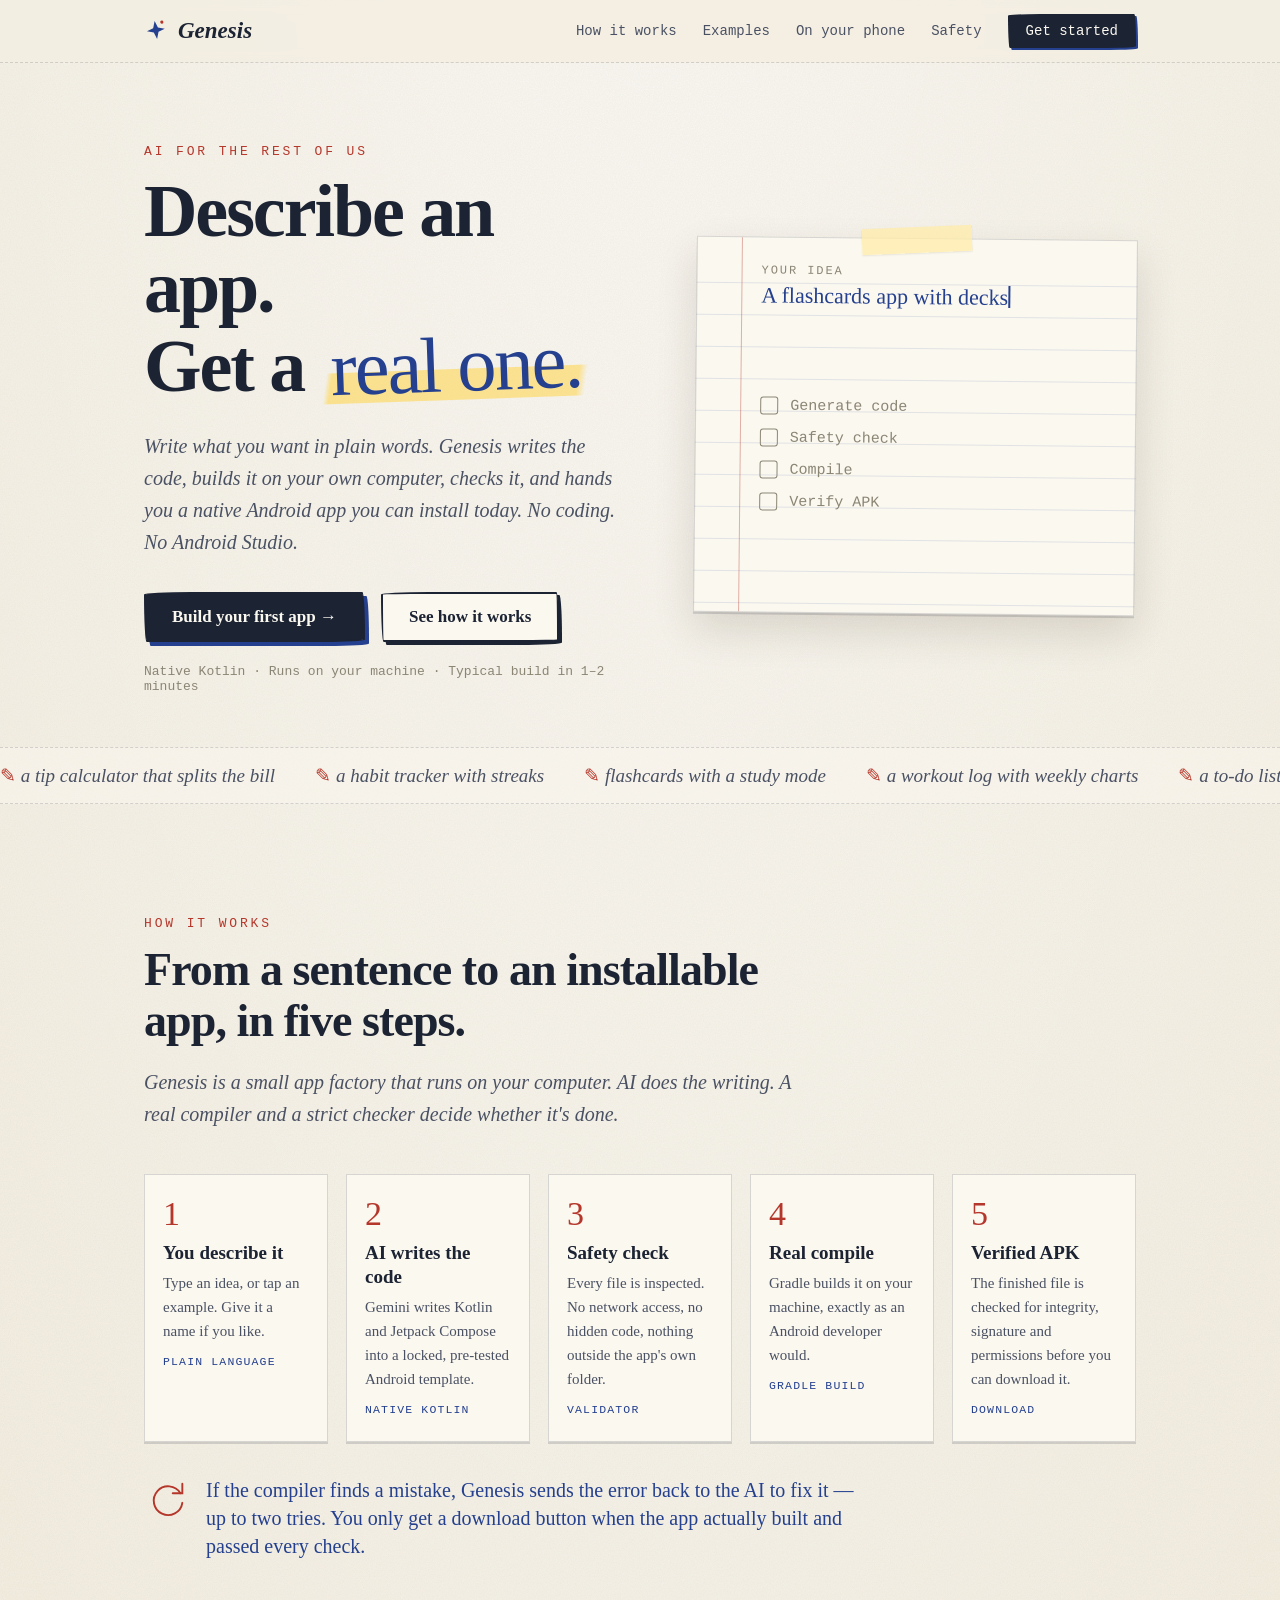
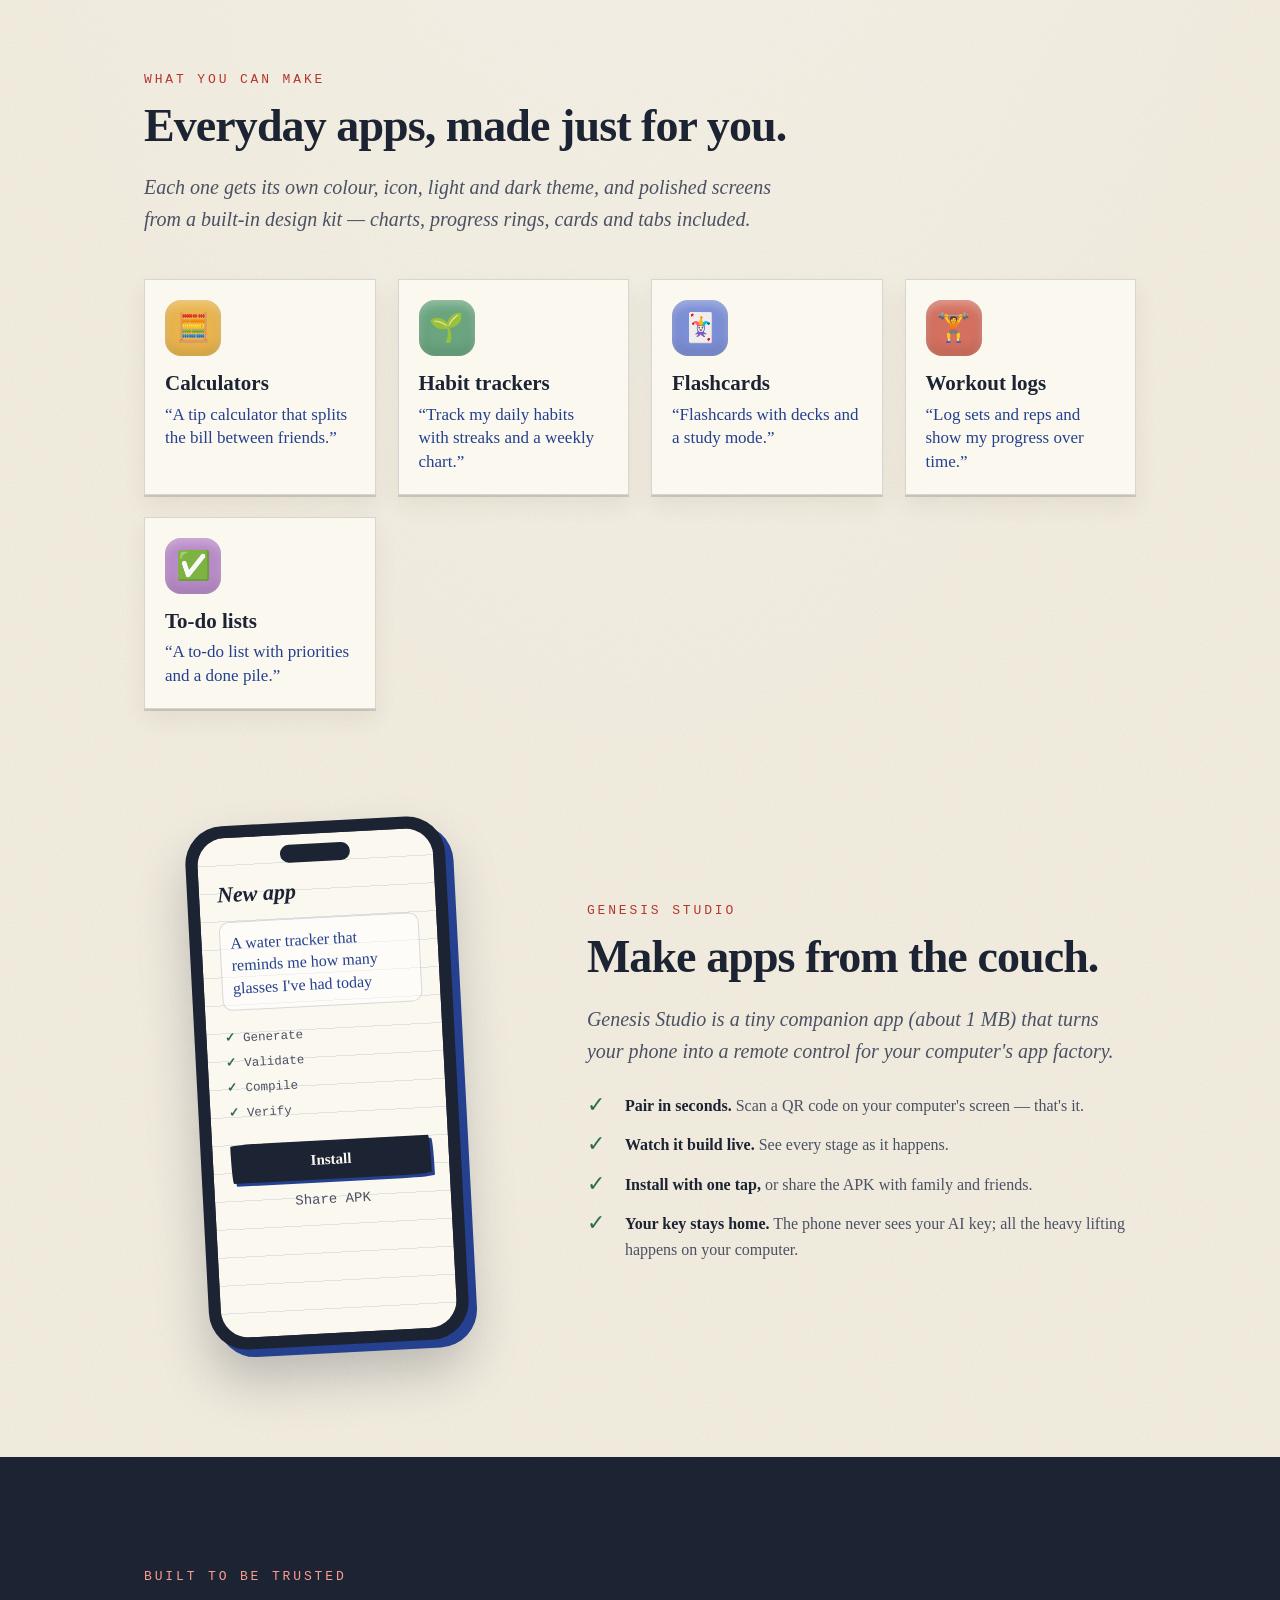
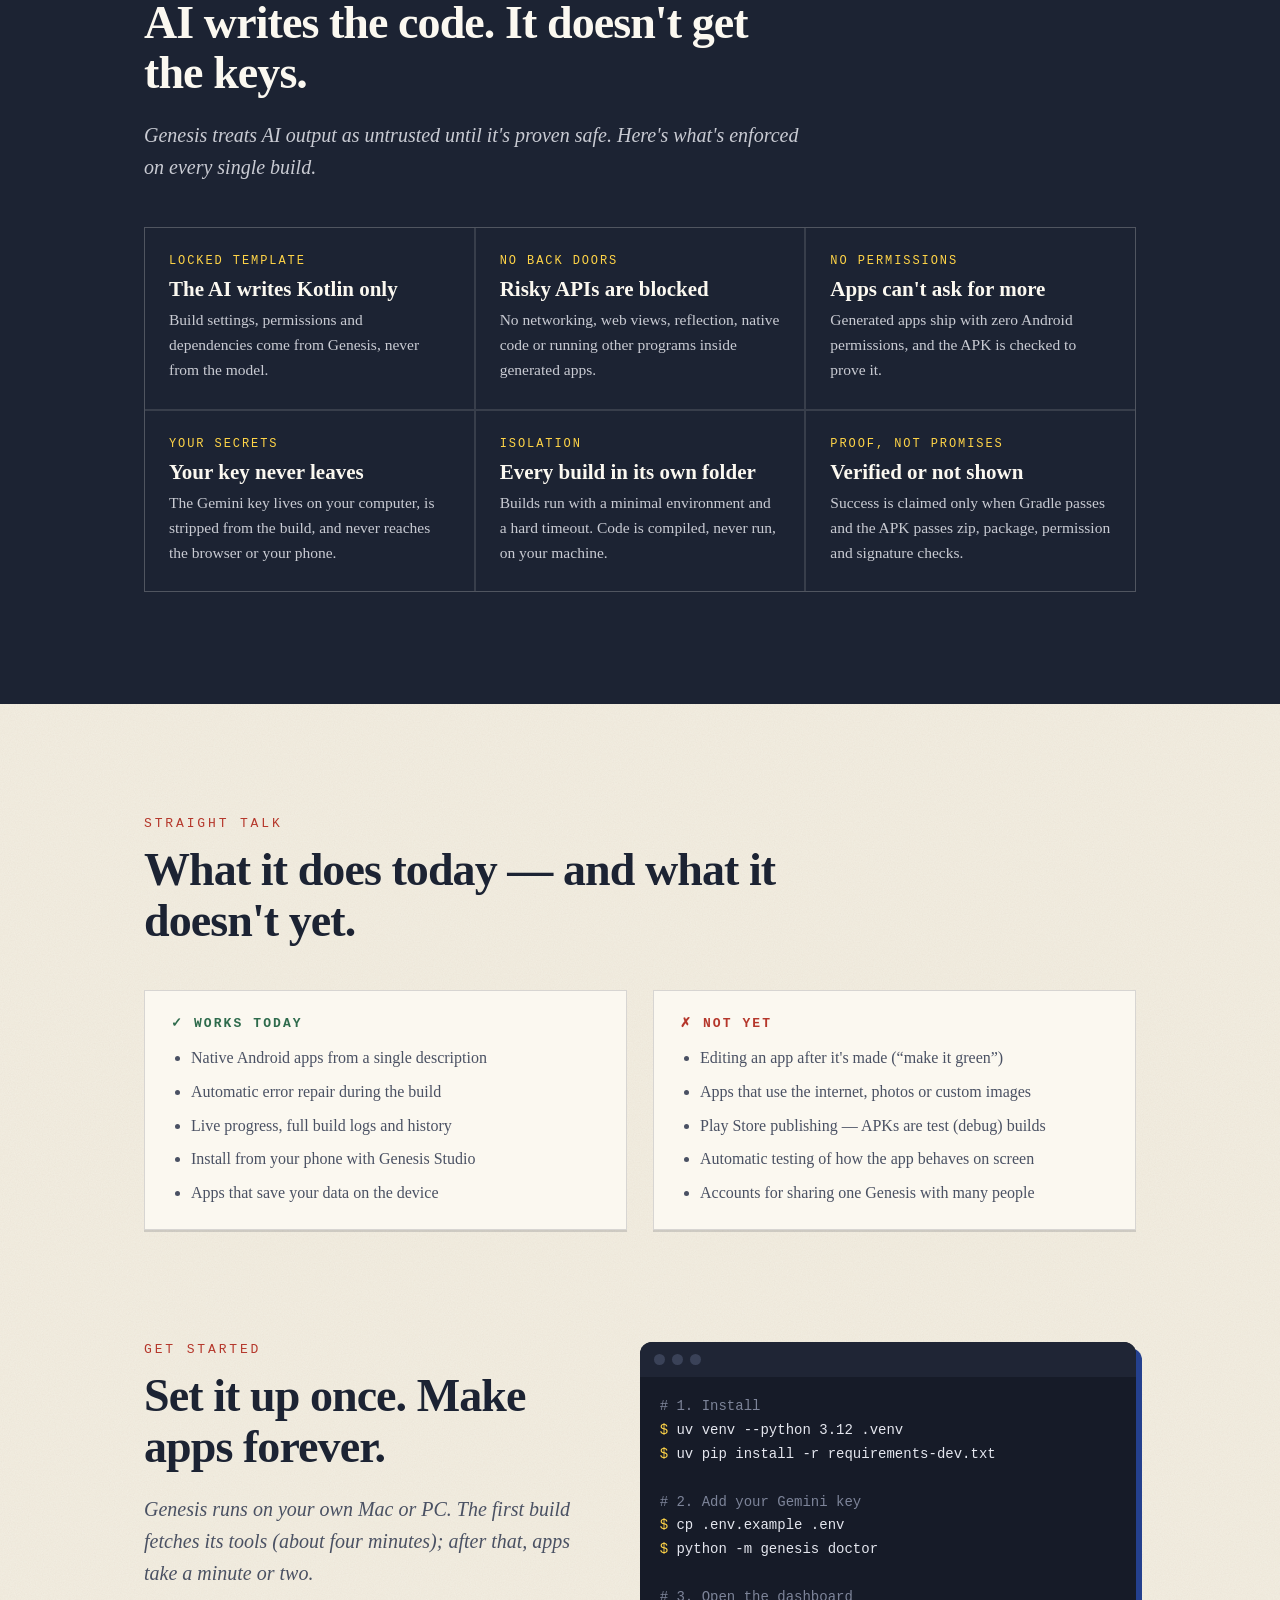
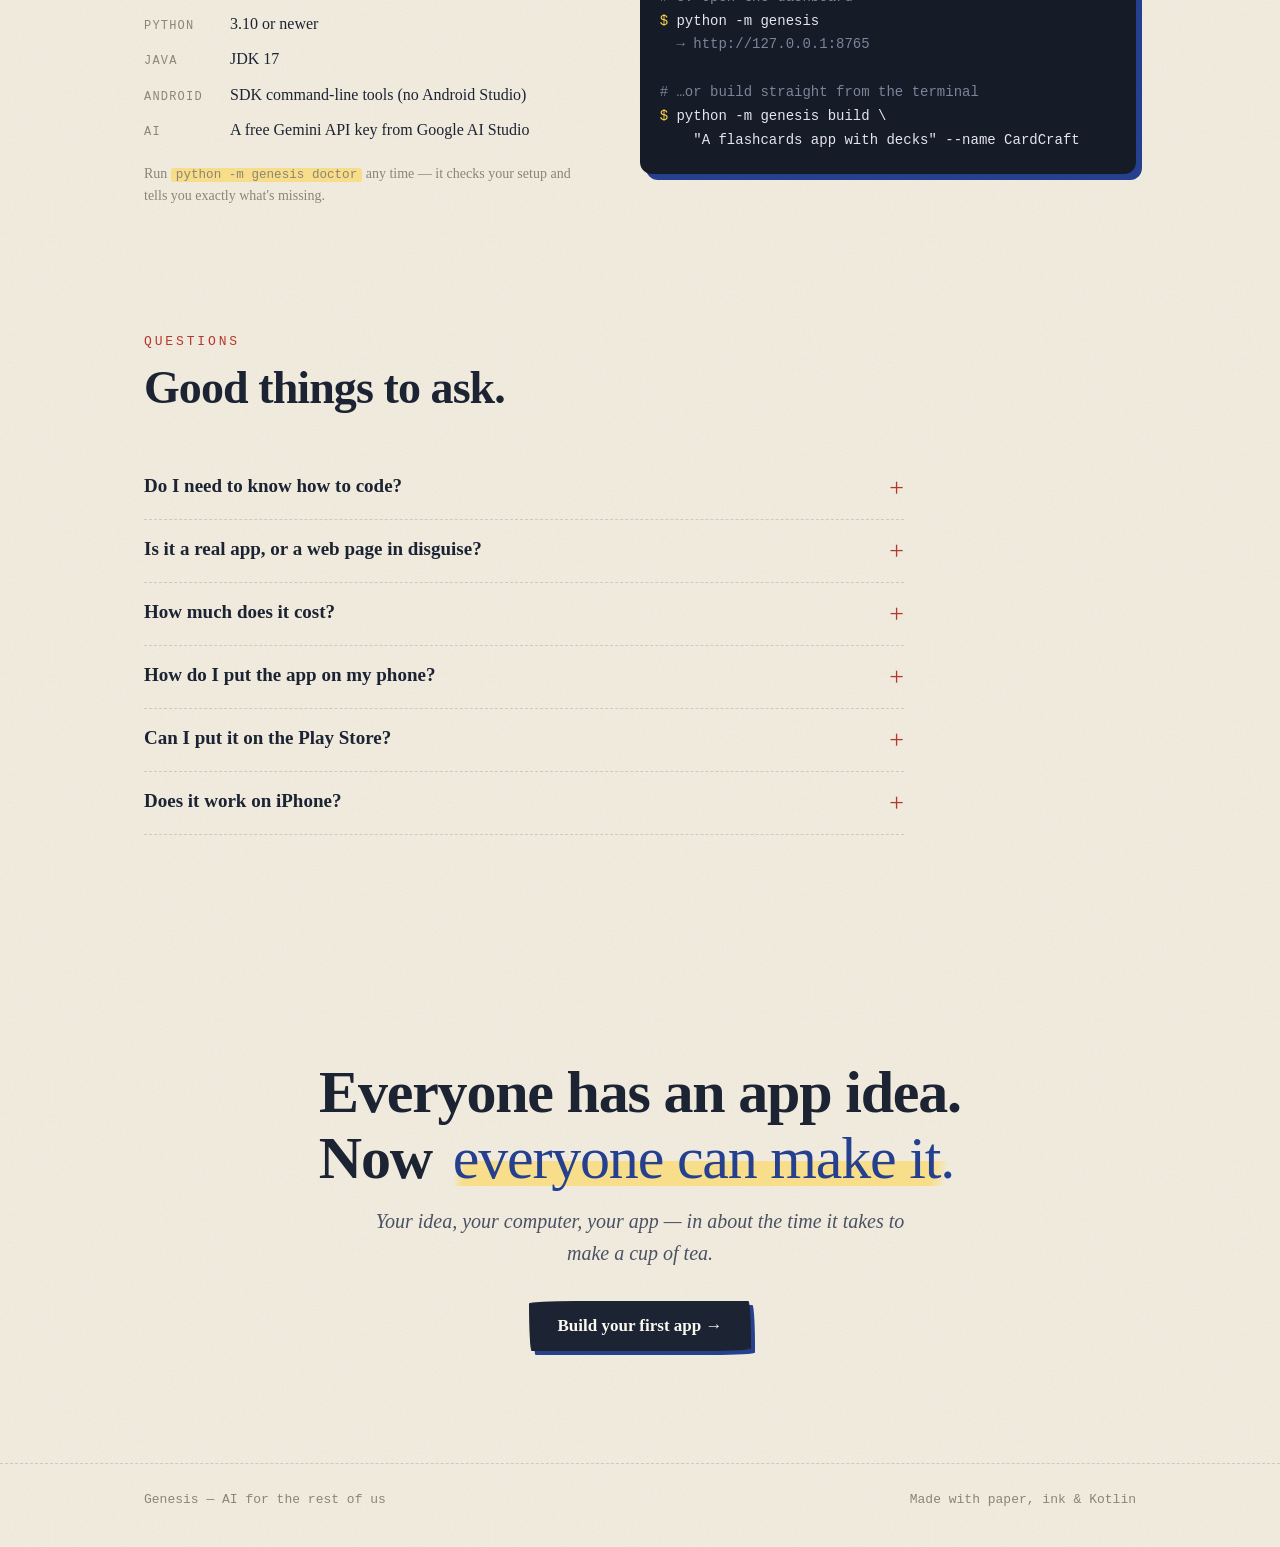
<file: website/index.html>
<!doctype html>
<html lang="en">
<head>
<meta charset="utf-8">
<meta name="viewport" content="width=device-width, initial-scale=1">
<title>Genesis — Describe an app, get an APK</title>
<meta name="description" content="Genesis turns a plain-language description into a real, verified native Android app. Built on your own computer.">
<style>
/* Journal Ink — same design language as the Genesis dashboard and phone app */
:root {
  --paper: #f3eee2; --sheet: #fbf8f0; --sheet-2: #f7f2e6;
  --ink: #1c2333; --ink-2: #4a5163; --ink-3: #8b8574;
  --blue: #24408e; --red: #b5372b; --green: #2e6b4c; --ochre: #c98a1b;
  --hl: rgba(255, 212, 71, 0.55);
  --rule: rgba(36, 64, 142, 0.12); --margin: rgba(181, 55, 43, 0.38); --edge: rgba(28, 35, 51, 0.16);
  --hand-r: 255px 14px 225px 14px / 14px 225px 14px 255px;
  --serif: "Iowan Old Style", "Palatino Linotype", Palatino, "Book Antiqua", Charter, Georgia, serif;
  --hand: "Bradley Hand", "Noteworthy", "Segoe Print", "Comic Neue", cursive;
  --type: "American Typewriter", "Courier Prime", "Courier New", ui-monospace, monospace;
  --mono: ui-monospace, "SF Mono", Menlo, Consolas, monospace;
  color-scheme: light;
}
* { box-sizing: border-box; }
html { scroll-behavior: smooth; }
html, body { margin: 0; }
body {
  font-family: var(--serif); color: var(--ink); line-height: 1.6; overflow-x: hidden;
  background-color: var(--paper);
  background-image:
    url("data:image/svg+xml;utf8,<svg xmlns='http://www.w3.org/2000/svg' width='220' height='220'><filter id='n'><feTurbulence type='fractalNoise' baseFrequency='.85' numOctaves='3' stitchTiles='stitch'/><feColorMatrix values='0 0 0 0 .35  0 0 0 0 .28  0 0 0 0 .18  0 0 0 .09 0'/></filter><rect width='100%' height='100%' filter='url(%23n)'/></svg>"),
    radial-gradient(120% 80% at 50% -10%, rgba(255,255,255,.7), transparent 60%);
  -webkit-font-smoothing: antialiased;
}
a { color: var(--blue); }
code { font-family: var(--type); font-size: .9em; background: var(--hl); padding: 0 5px; border-radius: 3px; }
.wrap { max-width: 1080px; margin: 0 auto; padding: 0 clamp(16px, 4vw, 44px); }
.hand {
  font-family: var(--hand); color: var(--blue); font-weight: 400;
  background: linear-gradient(100deg, transparent 2%, var(--hl) 4%, var(--hl) 94%, transparent 97%) 0 88% / 100% 38% no-repeat;
  padding: 0 .12em;
}
.eyebrow { font: 13px var(--type); letter-spacing: .22em; text-transform: uppercase; color: var(--red); margin: 0 0 14px; }
.lede { color: var(--ink-2); font-style: italic; font-size: clamp(17px, 2vw, 20px); }
h2 { font: 700 clamp(30px, 4.4vw, 46px)/1.1 var(--serif); letter-spacing: -.02em; margin: 0 0 14px; }
h3 { font: 700 21px/1.25 var(--serif); margin: 0 0 6px; }
section { padding: clamp(64px, 10vw, 112px) 0; }
.section-head { max-width: 660px; margin-bottom: 44px; }

/* Buttons */
.btn {
  display: inline-flex; align-items: center; gap: 10px; text-decoration: none; cursor: pointer;
  font: 700 17px var(--serif); color: var(--sheet); background: var(--ink);
  padding: 13px 26px; border: 2px solid var(--ink); border-radius: var(--hand-r);
  box-shadow: 4px 4px 0 var(--blue); transition: transform .12s, box-shadow .12s;
}
.btn:hover { transform: translate(-2px, -2px); box-shadow: 6px 6px 0 var(--blue); }
.btn.ghost { background: var(--sheet); color: var(--ink); box-shadow: 3px 3px 0 var(--ink); }
.btn.ghost:hover { box-shadow: 5px 5px 0 var(--ink); }

/* Nav */
.nav {
  position: sticky; top: 0; z-index: 20; background: rgba(243,238,226,.92); backdrop-filter: blur(6px);
  border-bottom: 1.5px dashed var(--edge);
}
.nav .wrap { display: flex; align-items: center; justify-content: space-between; gap: 16px; height: 62px; }
.brand { display: flex; align-items: center; gap: 10px; color: var(--ink); text-decoration: none; font: italic 700 23px var(--serif); }
.brand svg { width: 24px; height: 24px; transform: rotate(-8deg); }
.nav-links { display: flex; gap: 26px; align-items: center; }
.nav-links a { color: var(--ink-2); text-decoration: none; font: 14px var(--type); }
.nav-links a:hover { color: var(--blue); }
.nav-links .btn { font-size: 14px; padding: 7px 16px; box-shadow: 2px 2px 0 var(--blue); color: var(--sheet); }
@media (max-width: 760px) { .nav-links a:not(.btn) { display: none; } }

/* Hero */
.hero { padding: clamp(56px, 9vh, 96px) 0 40px; }
.hero-grid { display: grid; grid-template-columns: 1.05fr .95fr; gap: clamp(32px, 5vw, 64px); align-items: center; }
.hero h1 { font: 700 clamp(42px, 6.4vw, 74px)/1.03 var(--serif); letter-spacing: -.028em; margin: 0; }
.hero h1 .hand { display: inline-block; font-size: 1.06em; transform: rotate(-2deg); }
.hero .lede { margin: 24px 0 34px; max-width: 520px; }
.cta-row { display: flex; gap: 16px; flex-wrap: wrap; align-items: center; }
.hero-note { margin-top: 22px; font: 13px var(--type); color: var(--ink-3); }
@media (max-width: 880px) { .hero-grid { grid-template-columns: 1fr; } }

/* Notebook page demo */
.page {
  position: relative; background: var(--sheet); border: 1px solid var(--edge);
  box-shadow: 0 2px 0 var(--edge), 0 18px 40px rgba(60,45,20,.14);
  padding: 26px 24px 24px 64px; transform: rotate(.6deg);
  background-image: repeating-linear-gradient(to bottom, transparent 0 31px, var(--rule) 31px 32px);
  background-position: 0 14px;
}
.page::before { content: ""; position: absolute; top: 0; bottom: 0; left: 44px; border-left: 1.5px solid var(--margin); }
.page .tape {
  position: absolute; top: -12px; left: 50%; width: 110px; height: 26px; transform: translateX(-50%) rotate(-3deg);
  background: rgba(255, 236, 170, .75); box-shadow: 0 1px 2px rgba(0,0,0,.08);
}
.demo-label { font: 12px var(--type); letter-spacing: .16em; text-transform: uppercase; color: var(--ink-3); }
.demo-prompt { font-family: var(--hand); color: var(--blue); font-size: 22px; line-height: 32px; min-height: 96px; margin: 2px 0 14px; }
.demo-prompt .caret { display: inline-block; width: 2px; height: 22px; background: var(--blue); vertical-align: -3px; animation: blink 1s steps(1) infinite; }
@keyframes blink { 50% { opacity: 0; } }
.stages { list-style: none; margin: 0; padding: 0; display: grid; gap: 0; }
.stages li { display: flex; align-items: center; gap: 12px; height: 32px; font: 15px var(--type); color: var(--ink-3); transition: color .3s; }
.stages .box { width: 18px; height: 18px; border: 1.6px solid currentColor; border-radius: 3px; display: grid; place-items: center; flex: none; }
.stages .box svg { width: 14px; height: 14px; stroke: var(--green); stroke-width: 3; fill: none; opacity: 0; transition: opacity .2s; }
.stages li.done { color: var(--ink); }
.stages li.done .box svg { opacity: 1; }
.stages li.active { color: var(--blue); }
.stages li.active .box { animation: pulse 1s ease-in-out infinite; }
@keyframes pulse { 50% { transform: scale(.82); } }
.stages .repair { color: var(--ochre); font-size: 12px; margin-left: auto; opacity: 0; transition: opacity .3s; }
.stages li.repaired .repair { opacity: 1; }
.demo-foot { display: flex; align-items: center; justify-content: space-between; gap: 12px; margin-top: 18px; min-height: 52px; }
.stamp {
  font: 700 15px var(--type); letter-spacing: .14em; text-transform: uppercase; color: var(--green);
  border: 2.5px solid var(--green); border-radius: 6px; padding: 5px 12px; transform: rotate(-7deg) scale(1.6);
  opacity: 0; transition: opacity .25s, transform .35s cubic-bezier(.3,1.6,.5,1);
}
.stamp.on { opacity: .9; transform: rotate(-7deg) scale(1); }
.apk-chip {
  display: flex; align-items: center; gap: 10px; font: 14px var(--type); opacity: 0; transform: translateY(6px); transition: .4s;
}
.apk-chip.on { opacity: 1; transform: none; }
.apk-chip .icon { width: 38px; height: 38px; border-radius: 11px; display: grid; place-items: center; font-size: 20px; color: #fff; }
@media (max-width: 520px) { .page { padding-left: 46px; } .page::before { left: 30px; } .demo-prompt { font-size: 19px; } }

/* Ticker of example apps */
.strip { border-top: 1.5px dashed var(--edge); border-bottom: 1.5px dashed var(--edge); overflow: hidden; padding: 16px 0; background: rgba(251,248,240,.5); }
.strip-track { display: flex; gap: 40px; width: max-content; animation: slide 40s linear infinite; font: italic 19px var(--serif); color: var(--ink-2); }
.strip-track span::before { content: "✎ "; color: var(--red); font-style: normal; }
@keyframes slide { to { transform: translateX(-50%); } }

/* How it works */
.steps { display: grid; grid-template-columns: repeat(5, 1fr); gap: 18px; counter-reset: s; }
.step { position: relative; background: var(--sheet); border: 1px solid var(--edge); padding: 22px 18px 20px; box-shadow: 0 2px 0 var(--edge); }
.step:nth-child(odd) { transform: rotate(-.6deg); } .step:nth-child(even) { transform: rotate(.5deg); }
.step .num { font: 34px/1 var(--hand); color: var(--red); margin-bottom: 10px; }
.step h3 { font-size: 19px; }
.step p { margin: 0; color: var(--ink-2); font-size: 15px; }
.step .tag { display: inline-block; margin-top: 12px; font: 11.5px var(--type); letter-spacing: .1em; text-transform: uppercase; color: var(--blue); }
@media (max-width: 960px) { .steps { grid-template-columns: repeat(2, 1fr); } }
@media (max-width: 540px) { .steps { grid-template-columns: 1fr; } }
.loop-note {
  margin-top: 34px; display: flex; gap: 16px; align-items: flex-start; max-width: 720px;
  font-family: var(--hand); font-size: 20px; color: var(--blue); line-height: 1.4;
}
.loop-note svg { flex: none; width: 46px; height: 46px; stroke: var(--red); fill: none; stroke-width: 2; stroke-linecap: round; }

/* Examples */
.apps { display: grid; grid-template-columns: repeat(auto-fill, minmax(230px, 1fr)); gap: 22px; }
.app-card {
  background: var(--sheet); border: 1px solid var(--edge); padding: 20px; box-shadow: 0 2px 0 var(--edge), 0 10px 22px rgba(60,45,20,.07);
  transition: transform .18s;
}
.app-card:hover { transform: translateY(-4px) rotate(-.5deg); }
.app-card .icon {
  width: 56px; height: 56px; border-radius: 16px; display: grid; place-items: center; font-size: 28px; margin-bottom: 14px;
  box-shadow: inset 0 -6px 12px rgba(0,0,0,.12), inset 0 4px 10px rgba(255,255,255,.35);
}
.app-card .quote { font-family: var(--hand); color: var(--blue); font-size: 17px; line-height: 1.4; margin: 6px 0 0; }

/* Phone section */
.phone-grid { display: grid; grid-template-columns: .8fr 1.2fr; gap: clamp(32px, 6vw, 80px); align-items: center; }
@media (max-width: 860px) { .phone-grid { grid-template-columns: 1fr; } .phone-wrap { order: 2; } }
.phone-wrap { display: flex; justify-content: center; }
.phone {
  width: 260px; border-radius: 38px; background: var(--ink); padding: 12px; box-shadow: 8px 8px 0 var(--blue), 0 30px 50px rgba(28,35,51,.25);
  transform: rotate(-3deg);
}
.screen {
  border-radius: 28px; background: var(--sheet); overflow: hidden; height: 500px; position: relative; padding: 38px 18px 18px;
  background-image: repeating-linear-gradient(to bottom, transparent 0 27px, var(--rule) 27px 28px);
}
.screen .notch { position: absolute; top: 10px; left: 50%; transform: translateX(-50%); width: 70px; height: 18px; border-radius: 10px; background: var(--ink); }
.screen h4 { font: italic 700 22px var(--serif); margin: 6px 0 14px; }
.screen .field { font-family: var(--hand); color: var(--blue); font-size: 16px; line-height: 1.4; border: 1.5px solid var(--edge); border-radius: 10px; padding: 10px; background: #fff8; }
.screen .mini-stages { margin: 16px 0; font: 12.5px/2 var(--type); color: var(--ink-2); }
.screen .mini-stages b { color: var(--green); }
.screen .install { display: block; text-align: center; font: 700 15px var(--serif); background: var(--ink); color: var(--sheet); border-radius: var(--hand-r); padding: 11px; margin-top: 18px; box-shadow: 3px 3px 0 var(--blue); }
.screen .share { display: block; text-align: center; font: 14px var(--type); color: var(--ink-2); margin-top: 12px; }
.checklist { list-style: none; padding: 0; margin: 26px 0 0; display: grid; gap: 14px; }
.checklist li { display: grid; grid-template-columns: 28px 1fr; gap: 10px; color: var(--ink-2); }
.checklist li::before { content: "✓"; font: 22px/1.1 var(--hand); color: var(--green); }
.checklist strong { color: var(--ink); }

/* Trust */
.trust { background: var(--ink); color: var(--sheet); position: relative; }
.trust .eyebrow { color: #ff9b8f; }
.trust h2 { color: var(--sheet); }
.trust .lede { color: #c9cbd3; }
.trust-grid { display: grid; grid-template-columns: repeat(3, 1fr); gap: 2px; background: rgba(251,248,240,.12); border: 1px solid rgba(251,248,240,.12); }
.trust-item { background: var(--ink); padding: 26px 24px; }
.trust-item .k { font: 12px var(--type); letter-spacing: .16em; text-transform: uppercase; color: #ffd447; margin-bottom: 8px; }
.trust-item p { margin: 0; color: #c9cbd3; font-size: 15.5px; }
.trust-item h3 { color: var(--sheet); }
@media (max-width: 860px) { .trust-grid { grid-template-columns: 1fr; } }

/* Honest limits */
.limits { display: grid; grid-template-columns: 1fr 1fr; gap: 26px; }
@media (max-width: 760px) { .limits { grid-template-columns: 1fr; } }
.ledger { background: var(--sheet); border: 1px solid var(--edge); padding: 24px 26px; box-shadow: 0 2px 0 var(--edge); }
.ledger h3 { font: 700 13px var(--type); letter-spacing: .16em; text-transform: uppercase; margin-bottom: 14px; }
.ledger.yes h3 { color: var(--green); } .ledger.no h3 { color: var(--red); }
.ledger ul { margin: 0; padding-left: 20px; color: var(--ink-2); display: grid; gap: 8px; }

/* Get started */
.terminal {
  background: #161b28; color: #e4e6ee; border-radius: 12px; padding: 0; overflow: hidden; box-shadow: 6px 6px 0 var(--blue);
  font: 14px/1.7 var(--mono);
}
.terminal .bar { display: flex; gap: 7px; padding: 12px 14px; background: #1f2535; }
.terminal .bar i { width: 11px; height: 11px; border-radius: 50%; background: #3a4258; }
.terminal pre { margin: 0; padding: 18px 20px 22px; overflow-x: auto; }
.terminal .c { color: #7d8499; } .terminal .p { color: #ffd447; }
.start-grid { display: grid; grid-template-columns: 1fr 1.15fr; gap: clamp(28px, 5vw, 64px); align-items: start; }
@media (max-width: 860px) { .start-grid { grid-template-columns: 1fr; } }
.needs { list-style: none; padding: 0; margin: 22px 0 0; display: grid; gap: 10px; }
.needs li { display: flex; gap: 12px; align-items: baseline; font-size: 16px; }
.needs li span { font: 12px var(--type); color: var(--ink-3); min-width: 74px; text-transform: uppercase; letter-spacing: .1em; }

/* FAQ */
.faq { max-width: 760px; }
.faq details { border-bottom: 1.5px dashed var(--edge); padding: 18px 0; }
.faq summary { cursor: pointer; font: 700 19px var(--serif); list-style: none; display: flex; justify-content: space-between; gap: 16px; }
.faq summary::-webkit-details-marker { display: none; }
.faq summary::after { content: "+"; font: 26px/1 var(--hand); color: var(--red); transition: transform .2s; }
.faq details[open] summary::after { transform: rotate(45deg); }
.faq details p { color: var(--ink-2); margin: 10px 0 0; }

/* Final CTA + footer */
.final { text-align: center; }
.final h2 { font-size: clamp(36px, 5.6vw, 60px); }
.final .lede { max-width: 560px; margin: 0 auto 32px; }
.final .cta-row { justify-content: center; }
footer { border-top: 1.5px dashed var(--edge); padding: 28px 0 40px; font: 13px var(--type); color: var(--ink-3); }
footer .wrap { display: flex; justify-content: space-between; gap: 16px; flex-wrap: wrap; }

.reveal { opacity: 0; transform: translateY(14px); transition: opacity .6s, transform .6s; }
.reveal.in { opacity: 1; transform: none; }
@media (prefers-reduced-motion: reduce) {
  *, *::before, *::after { animation: none !important; transition: none !important; }
  .reveal { opacity: 1; transform: none; }
}
</style>
</head>
<body>

<nav class="nav">
  <div class="wrap">
    <a class="brand" href="#top">
      <svg viewBox="0 0 24 24" aria-hidden="true"><path d="M12 2l2.4 6.8L21 11l-6.6 2.2L12 20l-2.4-6.8L3 11l6.6-2.2z" fill="#24408e"/><circle cx="19" cy="4" r="1.6" fill="#b5372b"/></svg>
      Genesis
    </a>
    <div class="nav-links">
      <a href="#how">How it works</a>
      <a href="#examples">Examples</a>
      <a href="#phone">On your phone</a>
      <a href="#trust">Safety</a>
      <a class="btn" href="#start">Get started</a>
    </div>
  </div>
</nav>

<main id="top">

<!-- HERO -->
<header class="hero">
  <div class="wrap hero-grid">
    <div>
      <p class="eyebrow">AI for the rest of us</p>
      <h1>Describe an app.<br>Get a <span class="hand">real one.</span></h1>
      <p class="lede">Write what you want in plain words. Genesis writes the code, builds it on your own computer, checks it, and hands you a native Android app you can install today. No coding. No Android Studio.</p>
      <div class="cta-row">
        <a class="btn" href="#start">Build your first app →</a>
        <a class="btn ghost" href="#how">See how it works</a>
      </div>
      <p class="hero-note">Native Kotlin · Runs on your machine · Typical build in 1–2 minutes</p>
    </div>

    <div class="page" aria-label="Animated example of Genesis building an app">
      <div class="tape"></div>
      <div class="demo-label">Your idea</div>
      <p class="demo-prompt"><span id="typed"></span><span class="caret"></span></p>
      <ul class="stages" id="stages">
        <li><span class="box"><svg viewBox="0 0 24 24"><path d="M5 12l5 5 9-11"/></svg></span>Generate code</li>
        <li><span class="box"><svg viewBox="0 0 24 24"><path d="M5 12l5 5 9-11"/></svg></span>Safety check</li>
        <li><span class="box"><svg viewBox="0 0 24 24"><path d="M5 12l5 5 9-11"/></svg></span>Compile<span class="repair">auto-fixed 1 error</span></li>
        <li><span class="box"><svg viewBox="0 0 24 24"><path d="M5 12l5 5 9-11"/></svg></span>Verify APK</li>
      </ul>
      <div class="demo-foot">
        <div class="apk-chip" id="chip"><span class="icon" id="chipIcon">🃏</span><span id="chipName">CardCraft.apk</span></div>
        <span class="stamp" id="stamp">Verified</span>
      </div>
    </div>
  </div>
</header>

<div class="strip" aria-hidden="true">
  <div class="strip-track">
    <span>a tip calculator that splits the bill</span><span>a habit tracker with streaks</span><span>flashcards with a study mode</span><span>a workout log with weekly charts</span><span>a to-do list with priorities</span><span>a water intake reminder board</span><span>a reading tracker for my book club</span>
    <span>a tip calculator that splits the bill</span><span>a habit tracker with streaks</span><span>flashcards with a study mode</span><span>a workout log with weekly charts</span><span>a to-do list with priorities</span><span>a water intake reminder board</span><span>a reading tracker for my book club</span>
  </div>
</div>

<!-- HOW IT WORKS -->
<section id="how">
  <div class="wrap">
    <div class="section-head reveal">
      <p class="eyebrow">How it works</p>
      <h2>From a sentence to an installable app, in five steps.</h2>
      <p class="lede">Genesis is a small app factory that runs on your computer. AI does the writing. A real compiler and a strict checker decide whether it's done.</p>
    </div>
    <div class="steps">
      <div class="step reveal"><div class="num">1</div><h3>You describe it</h3><p>Type an idea, or tap an example. Give it a name if you like.</p><span class="tag">Plain language</span></div>
      <div class="step reveal"><div class="num">2</div><h3>AI writes the code</h3><p>Gemini writes Kotlin and Jetpack Compose into a locked, pre-tested Android template.</p><span class="tag">Native Kotlin</span></div>
      <div class="step reveal"><div class="num">3</div><h3>Safety check</h3><p>Every file is inspected. No network access, no hidden code, nothing outside the app's own folder.</p><span class="tag">Validator</span></div>
      <div class="step reveal"><div class="num">4</div><h3>Real compile</h3><p>Gradle builds it on your machine, exactly as an Android developer would.</p><span class="tag">Gradle build</span></div>
      <div class="step reveal"><div class="num">5</div><h3>Verified APK</h3><p>The finished file is checked for integrity, signature and permissions before you can download it.</p><span class="tag">Download</span></div>
    </div>
    <div class="loop-note reveal">
      <svg viewBox="0 0 48 48" aria-hidden="true"><path d="M38 18a15 15 0 1 0 2 10"/><path d="M40 8v10H30"/></svg>
      <p style="margin:0">If the compiler finds a mistake, Genesis sends the error back to the AI to fix it — up to two tries. You only get a download button when the app actually built and passed every check.</p>
    </div>
  </div>
</section>

<!-- EXAMPLES -->
<section id="examples" style="padding-top:0">
  <div class="wrap">
    <div class="section-head reveal">
      <p class="eyebrow">What you can make</p>
      <h2>Everyday apps, made just for you.</h2>
      <p class="lede">Each one gets its own colour, icon, light and dark theme, and polished screens from a built-in design kit — charts, progress rings, cards and tabs included.</p>
    </div>
    <div class="apps">
      <div class="app-card reveal"><div class="icon" style="background:#e9b44c">🧮</div><h3>Calculators</h3><p class="quote">“A tip calculator that splits the bill between friends.”</p></div>
      <div class="app-card reveal"><div class="icon" style="background:#6aa57f">🌱</div><h3>Habit trackers</h3><p class="quote">“Track my daily habits with streaks and a weekly chart.”</p></div>
      <div class="app-card reveal"><div class="icon" style="background:#7c8fd6">🃏</div><h3>Flashcards</h3><p class="quote">“Flashcards with decks and a study mode.”</p></div>
      <div class="app-card reveal"><div class="icon" style="background:#d4705f">🏋️</div><h3>Workout logs</h3><p class="quote">“Log sets and reps and show my progress over time.”</p></div>
      <div class="app-card reveal"><div class="icon" style="background:#b98bc9">✅</div><h3>To-do lists</h3><p class="quote">“A to-do list with priorities and a done pile.”</p></div>
    </div>
  </div>
</section>

<!-- PHONE -->
<section id="phone" style="padding-top:0">
  <div class="wrap phone-grid">
    <div class="phone-wrap reveal">
      <div class="phone"><div class="screen">
        <div class="notch"></div>
        <h4>New app</h4>
        <div class="field">A water tracker that reminds me how many glasses I've had today</div>
        <div class="mini-stages"><b>✓</b> Generate<br><b>✓</b> Validate<br><b>✓</b> Compile<br><b>✓</b> Verify</div>
        <span class="install">Install</span>
        <span class="share">Share APK</span>
      </div></div>
    </div>
    <div class="reveal">
      <p class="eyebrow">Genesis Studio</p>
      <h2>Make apps from the couch.</h2>
      <p class="lede">Genesis Studio is a tiny companion app (about 1&nbsp;MB) that turns your phone into a remote control for your computer's app factory.</p>
      <ul class="checklist">
        <li><span><strong>Pair in seconds.</strong> Scan a QR code on your computer's screen — that's it.</span></li>
        <li><span><strong>Watch it build live.</strong> See every stage as it happens.</span></li>
        <li><span><strong>Install with one tap,</strong> or share the APK with family and friends.</span></li>
        <li><span><strong>Your key stays home.</strong> The phone never sees your AI key; all the heavy lifting happens on your computer.</span></li>
      </ul>
    </div>
  </div>
</section>

<!-- TRUST -->
<section id="trust" class="trust">
  <div class="wrap">
    <div class="section-head reveal">
      <p class="eyebrow">Built to be trusted</p>
      <h2>AI writes the code. It doesn't get the keys.</h2>
      <p class="lede">Genesis treats AI output as untrusted until it's proven safe. Here's what's enforced on every single build.</p>
    </div>
    <div class="trust-grid reveal">
      <div class="trust-item"><div class="k">Locked template</div><h3>The AI writes Kotlin only</h3><p>Build settings, permissions and dependencies come from Genesis, never from the model.</p></div>
      <div class="trust-item"><div class="k">No back doors</div><h3>Risky APIs are blocked</h3><p>No networking, web views, reflection, native code or running other programs inside generated apps.</p></div>
      <div class="trust-item"><div class="k">No permissions</div><h3>Apps can't ask for more</h3><p>Generated apps ship with zero Android permissions, and the APK is checked to prove it.</p></div>
      <div class="trust-item"><div class="k">Your secrets</div><h3>Your key never leaves</h3><p>The Gemini key lives on your computer, is stripped from the build, and never reaches the browser or your phone.</p></div>
      <div class="trust-item"><div class="k">Isolation</div><h3>Every build in its own folder</h3><p>Builds run with a minimal environment and a hard timeout. Code is compiled, never run, on your machine.</p></div>
      <div class="trust-item"><div class="k">Proof, not promises</div><h3>Verified or not shown</h3><p>Success is claimed only when Gradle passes and the APK passes zip, package, permission and signature checks.</p></div>
    </div>
  </div>
</section>

<!-- HONEST LIMITS -->
<section>
  <div class="wrap">
    <div class="section-head reveal">
      <p class="eyebrow">Straight talk</p>
      <h2>What it does today — and what it doesn't yet.</h2>
    </div>
    <div class="limits">
      <div class="ledger yes reveal">
        <h3>✓ Works today</h3>
        <ul>
          <li>Native Android apps from a single description</li>
          <li>Automatic error repair during the build</li>
          <li>Live progress, full build logs and history</li>
          <li>Install from your phone with Genesis Studio</li>
          <li>Apps that save your data on the device</li>
        </ul>
      </div>
      <div class="ledger no reveal">
        <h3>✗ Not yet</h3>
        <ul>
          <li>Editing an app after it's made (“make it green”)</li>
          <li>Apps that use the internet, photos or custom images</li>
          <li>Play Store publishing — APKs are test (debug) builds</li>
          <li>Automatic testing of how the app behaves on screen</li>
          <li>Accounts for sharing one Genesis with many people</li>
        </ul>
      </div>
    </div>
  </div>
</section>

<!-- GET STARTED -->
<section id="start" style="padding-top:0">
  <div class="wrap start-grid">
    <div class="reveal">
      <p class="eyebrow">Get started</p>
      <h2>Set it up once. Make apps forever.</h2>
      <p class="lede">Genesis runs on your own Mac or PC. The first build fetches its tools (about four minutes); after that, apps take a minute or two.</p>
      <ul class="needs">
        <li><span>Python</span>3.10 or newer</li>
        <li><span>Java</span>JDK 17</li>
        <li><span>Android</span>SDK command-line tools (no Android Studio)</li>
        <li><span>AI</span>A free Gemini API key from Google AI Studio</li>
      </ul>
      <p class="muted" style="color:var(--ink-3);font-size:14px;margin-top:20px">Run <code>python -m genesis doctor</code> any time — it checks your setup and tells you exactly what's missing.</p>
    </div>
    <div class="terminal reveal">
      <div class="bar"><i></i><i></i><i></i></div>
<pre><span class="c"># 1. Install</span>
<span class="p">$</span> uv venv --python 3.12 .venv
<span class="p">$</span> uv pip install -r requirements-dev.txt

<span class="c"># 2. Add your Gemini key</span>
<span class="p">$</span> cp .env.example .env
<span class="p">$</span> python -m genesis doctor

<span class="c"># 3. Open the dashboard</span>
<span class="p">$</span> python -m genesis
<span class="c">  → http://127.0.0.1:8765</span>

<span class="c"># …or build straight from the terminal</span>
<span class="p">$</span> python -m genesis build \
    "A flashcards app with decks" --name CardCraft</pre>
    </div>
  </div>
</section>

<!-- FAQ -->
<section style="padding-top:0">
  <div class="wrap">
    <div class="section-head reveal"><p class="eyebrow">Questions</p><h2>Good things to ask.</h2></div>
    <div class="faq reveal">
      <details><summary>Do I need to know how to code?</summary><p>No. You describe the app in your own words. Genesis handles the code, the build and the checks. Setting it up the first time involves copying a few commands into a terminal.</p></details>
      <details><summary>Is it a real app, or a web page in disguise?</summary><p>A real one. Genesis produces native Kotlin and Jetpack Compose — the same technology professional Android apps use — compiled into a standard <code>.apk</code>.</p></details>
      <details><summary>How much does it cost?</summary><p>Genesis itself runs on your machine. It uses the Gemini API, which has a free tier with rate limits. One app is usually one AI call plus up to two repairs (roughly 10–40k tokens). Note that a Google AI Pro subscription doesn't include API credits.</p></details>
      <details><summary>How do I put the app on my phone?</summary><p>Use Genesis Studio and tap Install, or copy the <code>.apk</code> to your phone and open it. Android will ask you once to allow installing apps from that source.</p></details>
      <details><summary>Can I put it on the Play Store?</summary><p>Not yet. Today's apps are debug-signed test builds — perfect for you, your family and your friends. Release signing is on the roadmap.</p></details>
      <details><summary>Does it work on iPhone?</summary><p>Not at the moment. Genesis builds Android apps, and Genesis Studio is an Android app.</p></details>
    </div>
  </div>
</section>

<!-- FINAL CTA -->
<section class="final">
  <div class="wrap reveal">
    <h2>Everyone has an app idea.<br>Now <span class="hand">everyone can make it.</span></h2>
    <p class="lede">Your idea, your computer, your app — in about the time it takes to make a cup of tea.</p>
    <div class="cta-row"><a class="btn" href="#start">Build your first app →</a></div>
  </div>
</section>

</main>

<footer>
  <div class="wrap">
    <span>Genesis — AI for the rest of us</span>
    <span>Made with paper, ink &amp; Kotlin</span>
  </div>
</footer>

<script>
(() => {
  const ideas = [
    { text: "A flashcards app with decks and a study mode", name: "CardCraft", icon: "🃏", color: "#7c8fd6", repair: false },
    { text: "Track my workouts and show a weekly progress chart", name: "FitPulse", icon: "🏋️", color: "#d4705f", repair: true },
    { text: "A habit tracker with streaks for reading and walking", name: "Streakly", icon: "🌱", color: "#6aa57f", repair: false },
  ];
  const reduce = matchMedia("(prefers-reduced-motion: reduce)").matches;
  const typed = document.getElementById("typed");
  const items = [...document.querySelectorAll("#stages li")];
  const chip = document.getElementById("chip"), chipIcon = document.getElementById("chipIcon"), chipName = document.getElementById("chipName");
  const stamp = document.getElementById("stamp");
  const wait = ms => new Promise(r => setTimeout(r, ms));

  function showFinal(idea) {
    typed.textContent = idea.text;
    items.forEach(li => li.className = "done");
    chipIcon.textContent = idea.icon; chipIcon.style.background = idea.color; chipName.textContent = idea.name + ".apk";
    chip.classList.add("on"); stamp.classList.add("on");
  }
  if (reduce) { showFinal(ideas[0]); return; }

  async function run() {
    for (let i = 0; ; i = (i + 1) % ideas.length) {
      const idea = ideas[i];
      typed.textContent = ""; items.forEach(li => li.className = "");
      chip.classList.remove("on"); stamp.classList.remove("on");
      await wait(500);
      for (const ch of idea.text) { typed.textContent += ch; await wait(38 + Math.random() * 40); }
      await wait(500);
      for (let s = 0; s < items.length; s++) {
        items[s].className = "active";
        await wait(s === 2 && idea.repair ? 1800 : 900);
        items[s].className = "done" + (s === 2 && idea.repair ? " repaired" : "");
      }
      chipIcon.textContent = idea.icon; chipIcon.style.background = idea.color; chipName.textContent = idea.name + ".apk";
      chip.classList.add("on"); await wait(250); stamp.classList.add("on");
      await wait(3200);
    }
  }
  run();

  const io = new IntersectionObserver(es => es.forEach(e => { if (e.isIntersecting) { e.target.classList.add("in"); io.unobserve(e.target); } }), { threshold: .12 });
  document.querySelectorAll(".reveal").forEach(el => io.observe(el));
})();
</script>
</body>
</html>
</file>
